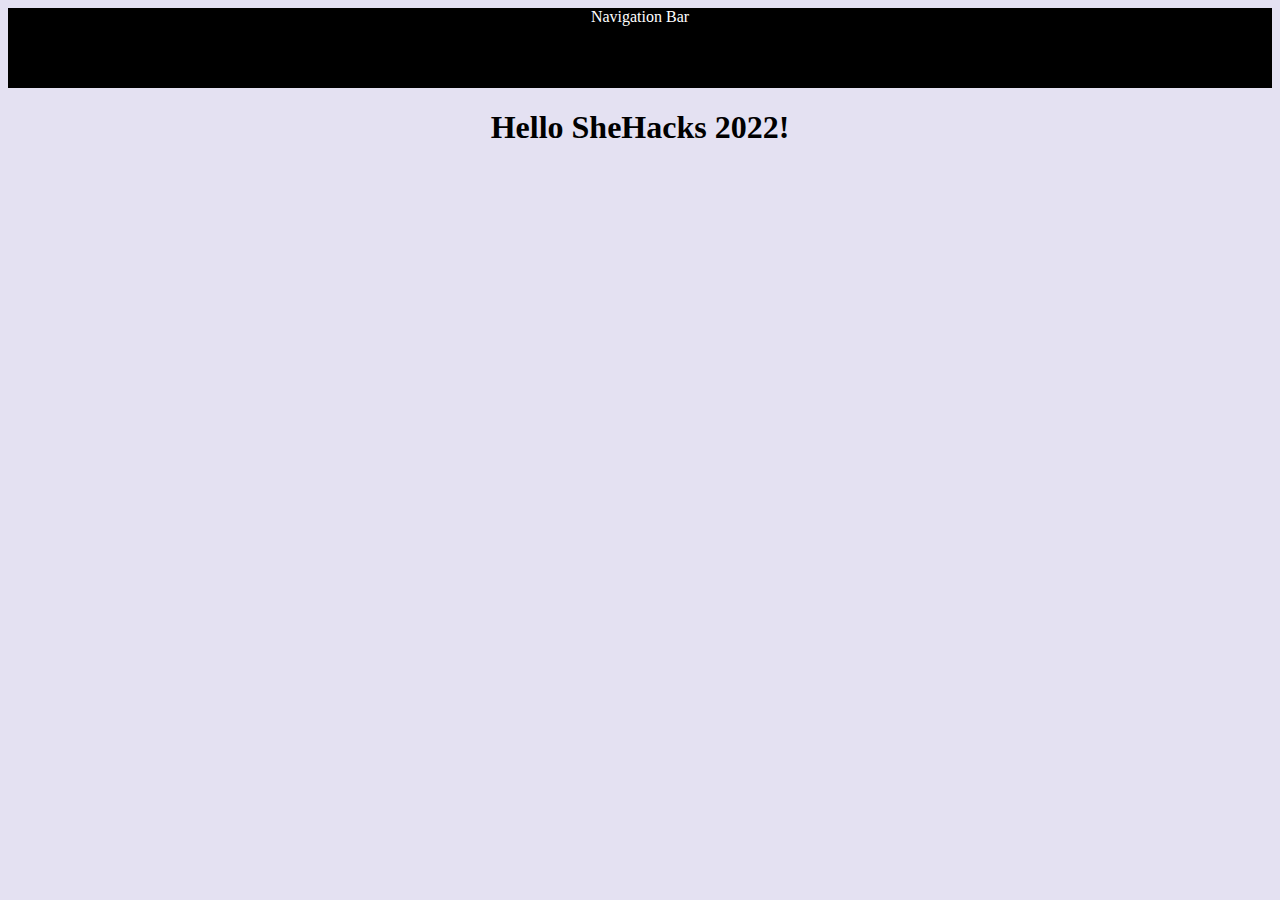
<file: index.html>
<!DOCTYPE html>
<html lang="en">
<head>
    <meta charset="UTF-8">
    <meta http-equiv="X-UA-Compatible" content="IE=edge">
    <meta name="viewport" content="width=device-width, initial-scale=1.0">
    <title>SheHacks 2022</title>
    <link rel="stylesheet" href="assets/styles/main.css">
</head>
<body>
    <nav>
        Navigation Bar
    </nav>

    <h1> Hello SheHacks 2022!</h1>
</body>
</html>
</file>
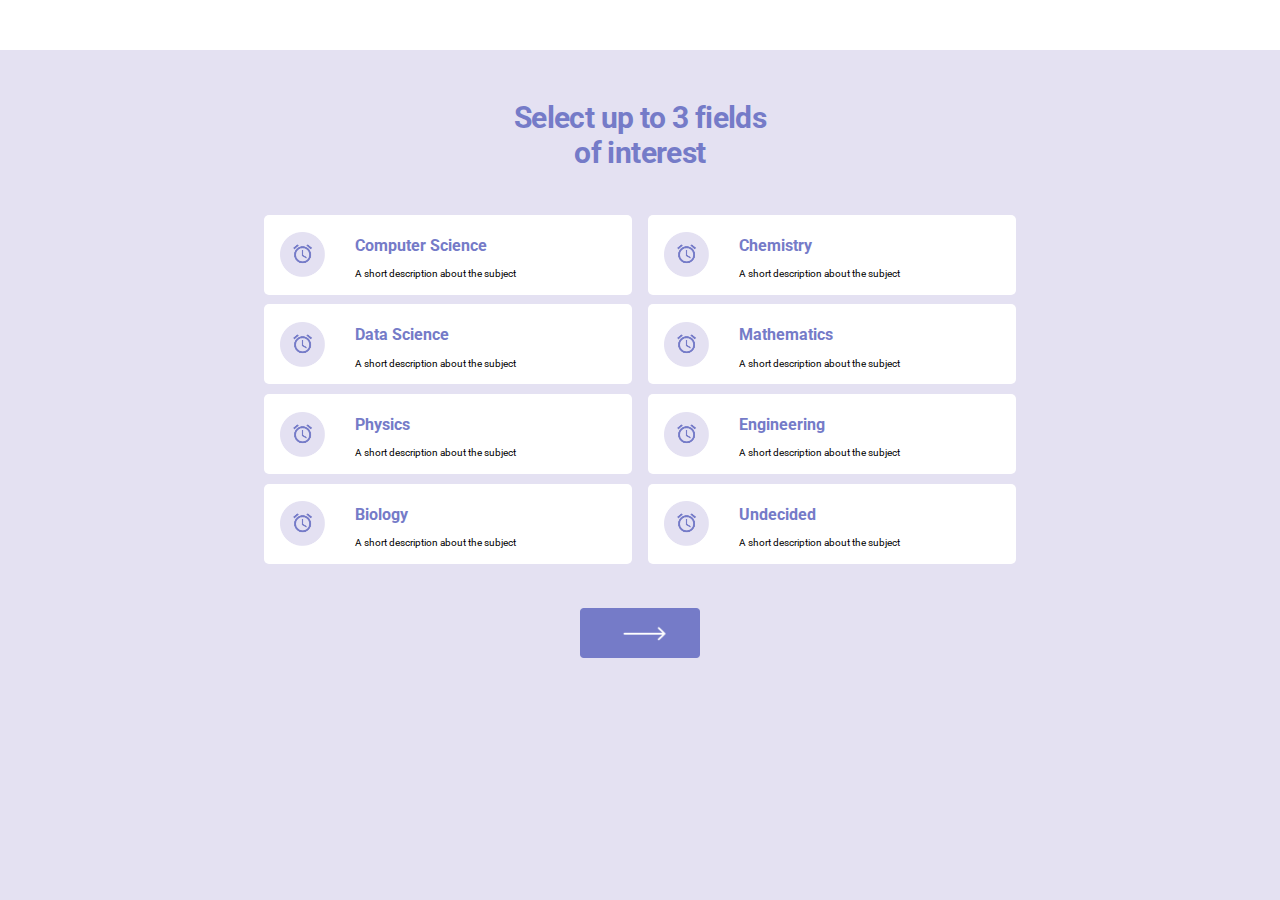
<file: pages/fields_of_interest1.html>
<!DOCTYPE html>
<html lang="en">
<head>
  <title> Fields of Interest </title>
  <meta charset="UTF-8">
  <meta name = "description" content = "Fields of Interest">
  <meta name="author" content= "Cara Zou">
  <link href = "../assets/styles/fields_of_interest1.css" rel = "stylesheet">
  <script src="../assets/scripts/fields_of_interest1.js" defer> </script>
  <link rel="preconnect" href="https://fonts.googleapis.com">
  <link rel="preconnect" href="https://fonts.gstatic.com" crossorigin>
  <link href="https://fonts.googleapis.com/css2?family=Roboto&display=swap" rel="stylesheet">
</head>


<body>
<header>
<div id = "whitestrip">
</div>
</header>


<h1 class="center"> Select up to 3 fields <br> of interest </h1>

<div id="page_container">
      <div id="content_wrap">


<div class="flex-grid">
  <div class="col" id = "col1">

    <div class = "subject" id="cs" onclick = "selected(this.id)">
    <img src="../assets/images/alarm.png">
    <span class="task"> <h2 id = "cs_h"> Computer Science </h2> <p> A short description about the subject </p> </span>
   </div>

    <div class = "subject" id="ds" onclick = "selected(this.id)">
    <img src="../assets/images/alarm.png">
    <span class="task"> <h2 id="ds_h"> Data Science </h2> <p> A short description about the subject </p> </span>
   </div>
    
    <div class = "subject" id="ph" onclick = "selected(this.id)">
    <img src="../assets/images/alarm.png">
    <span class="task"> <h2 id="ph_h"> Physics </h2> <p> A short description about the subject </p> </span>
   </div>

    <div class = "subject" id="bio" onclick = "selected(this.id)">
    <img src="../assets/images/alarm.png">
    <span class="task"> <h2 id="bio_h"> Biology </h2> <p> A short description about the subject </p> </span>
   </div>

  </div>
  <div class="col" id = "col2">
    <div class = "subject" id="ch" onclick = "selected(this.id)">
    <img src="../assets/images/alarm.png">
    <span class="task"> <h2 id="ch_h"> Chemistry </h2> <p> A short description about the subject </p> </span>
   </div>

    <div class = "subject" id="mt" onclick = "selected(this.id)">
    <img src="../assets/images/alarm.png">
    <span class="task"> <h2 id="mt_h"> Mathematics </h2> <p> A short description about the subject </p> </span>
   </div>

    <div class = "subject" id="eg" onclick = "selected(this.id)">
    <img src="../assets/images/alarm.png">
    <span class="task"> <h2 id="eg_h"> Engineering </h2> <p> A short description about the subject </p> </span>
   </div>

    <div class = "subject" id="ud" onclick = "selected(this.id)">
    <img src="../assets/images/alarm.png">
    <span class="task"> <h2 id="ud_h"> Undecided </h2> <p> A short description about the subject </p> </span>
   </div>
  </div>
</div>
<div id="next-button">
 <img src="../assets/images/next.png" id="next">
</div>
</body>
</html>
</file>
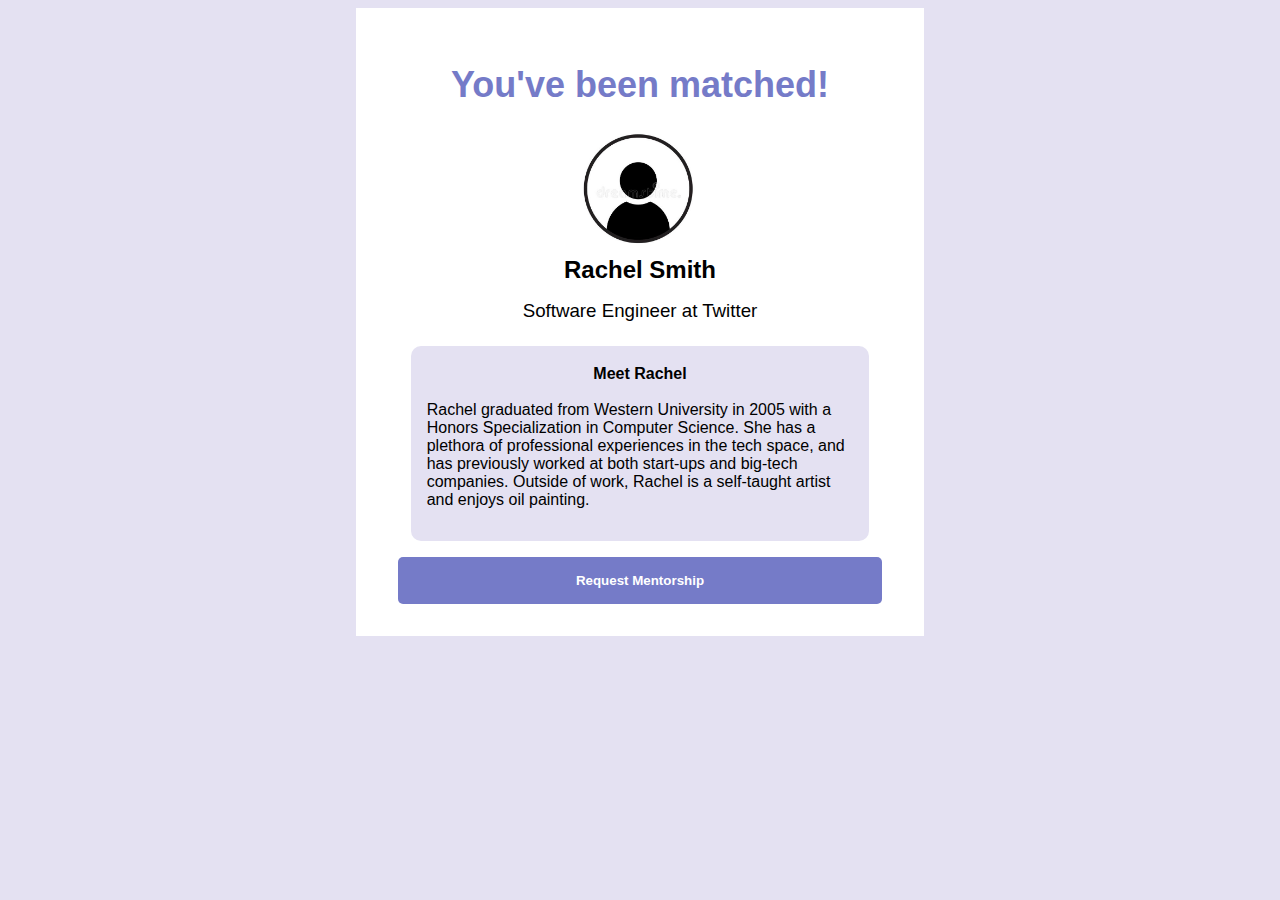
<file: pages/mentor_profile.html>
<!DOCTYPE html>
<html lang="en">
<head>
    <meta charset="UTF-8">
    <meta http-equiv="X-UA-Compatible" content="IE=edge">
    <meta name="viewport" content="width=device-width, initial-scale=1.0">
    <link rel="stylesheet" href="../assets/styles/main.css">
    <link rel="stylesheet" href="../assets/styles/mentor_profile.css">
    <title>SheHacks 2022 Profile</title>
</head>
<body>

    <div class="container">
        <div class="mentor-profile">
            <h1>You've been matched!</h1>
            <img class="default-profile-picture" src="../assets/images/default-user.png">
            <h2 class="black">Rachel Smith</h2>
            <h3 class="black">Software Engineer at Twitter</h2>
            
            <div class="summary black">
                <h4>Meet Rachel</h4>
                <p>Rachel graduated from Western University in 2005 
                    with a Honors Specialization in Computer Science. 
                    She has a plethora of professional experiences in the 
                    tech space, and has previously worked at both 
                    start-ups and big-tech companies. Outside of work, 
                    Rachel is a self-taught artist and enjoys oil painting.
                </p>
            </div>
            
            <button class="submit-button">Request Mentorship</button>
        </div>
    </div>
</body>
</html>
</file>
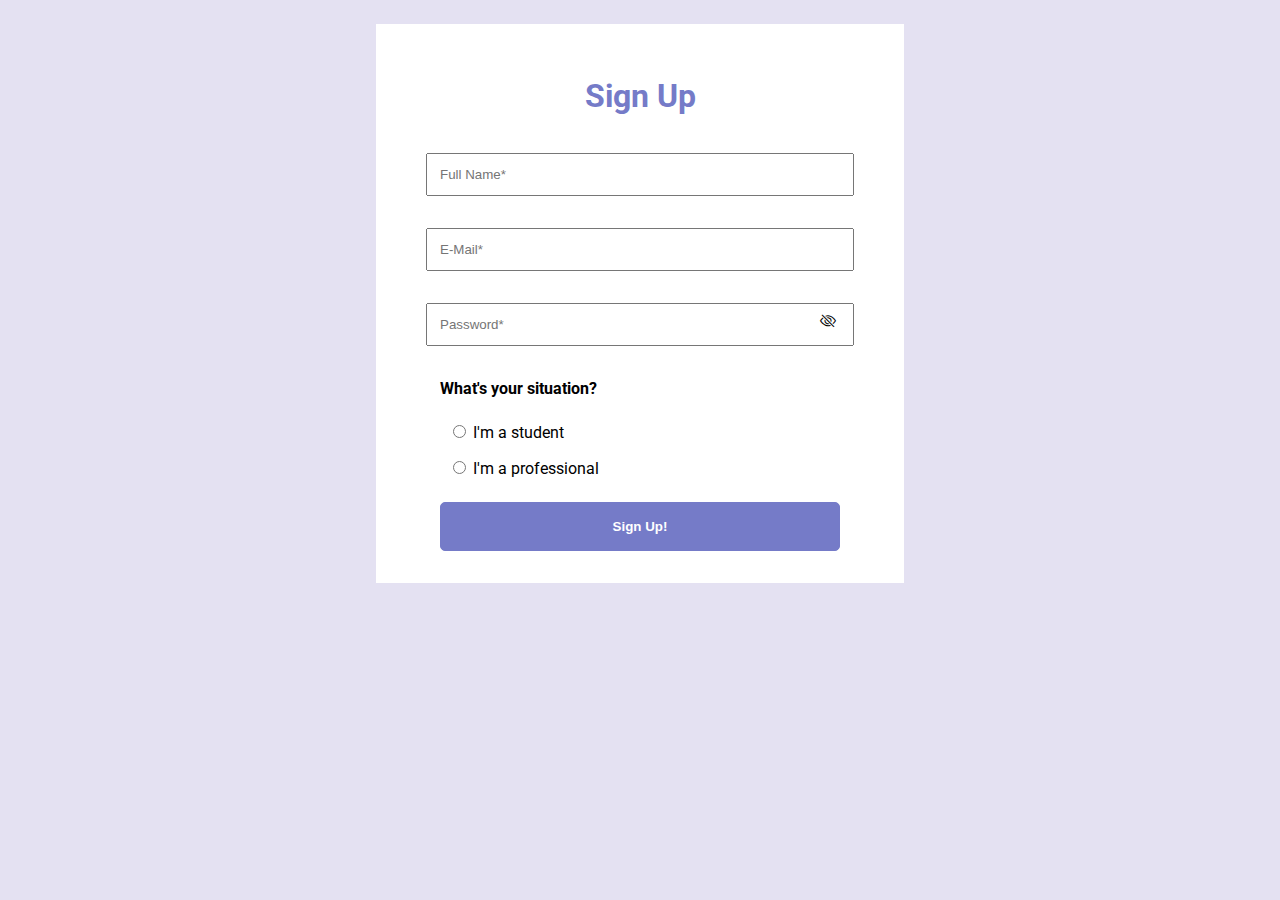
<file: pages/onboarding.html>
<!DOCTYPE html>
<html lang="en">
<head>
    <meta charset="UTF-8">
    <meta http-equiv="X-UA-Compatible" content="IE=edge">
    <meta name="viewport" content="width=device-width, initial-scale=1.0">
    <title>SheHacks 2022 Onboarding</title>
    <link rel="stylesheet" href="../assets/styles/main.css">
    <link rel="stylesheet" href="../assets/styles/sign-up.css">
    <link rel="preconnect" href="https://fonts.googleapis.com">
    <link rel="preconnect" href="https://fonts.gstatic.com" crossorigin>
    <link href="https://fonts.googleapis.com/css2?family=Roboto&display=swap" rel="stylesheet">
    <link rel="stylesheet" href="https://cdn.jsdelivr.net/npm/bootstrap-icons@1.3.0/font/bootstrap-icons.css" />
</head>
<body>
    <div class="flex-container">
        <div class="sign-up">
            
            <form id="formOne" class="onboarding-form">
                <h1>Sign Up</h1>
                <input type="text" name="full-name" id="full-name" class="form-text-input" placeholder="Full Name*" required>
                <input type="email" name="email" id="email" class="form-text-input" placeholder="E-Mail*" required>
                <input type="password" name="password" id="password" class="form-text-input" placeholder="Password*" required>
                <i class="bi bi-eye-slash" id="togglePassword"></i>

                <script>
                    const togglePassword = document.querySelector("#togglePassword");
                    const password = document.querySelector("#password");
            
                    togglePassword.addEventListener("click", function () {
                        // toggle the type attribute
                        const type = password.getAttribute("type") === "password" ? "text" : "password";
                        password.setAttribute("type", type);
                        
                        // toggle the icon
                        this.classList.toggle("bi-eye");
                    });
            
                </script>


                <p class="bold">What's your situation?</p>

                <div class="radio-button-row">
                    <input type="radio"  id="student" name="situation" value="student">
                    <label for="student">I'm a student</label><br>
                </div>
               
                <div class="radio-button-row">
                    <input type="radio"  id="professional" name="situation" value="professional">
                    <label for="student">I'm a professional</label><br>
                </div>

                <input type="submit" class="form-button" value="Sign Up!">
            </form>

             <form id="formTwo" class="onboarding-form-2 display-none">
                <h1>Finish Profile</h1>
                <img class="default-profile-picture" src="../assets/images/default-user.png">
                <h2>Welcome!</h2>

                <div class="details">
                    <div class="detail">
                        <label for="grade">&nbsp; Grade &nbsp;&nbsp;</label>
                        <input type="text"  id="grade"><br>
                    </div>
                    <div class="detail">
                        <label for="location">Location</label>
                        <input type="text"  id="location"><br>
                    </div>
                    <div class="detail">
                        <label for="interests">Interests</label>
                        <input type="text"  id="interests"><br>
                    </div>

                </div>
                <input type="submit" class="form-button" value="Save">
            </form> 
        </div>
    </div>
</body>
<script type="text/javascript" src="../assets/scripts/form-submission.js"></script>
</html>
</file>
<file: assets/styles/main.css>
body{
    background-color: #E4E1F2;
}
nav{
    color: white;
    position: relative;
    background-color: black;
    height: 5rem;
    width: 100%;
    text-align: center;
}

h1{
    text-align: center;
}
</file>
<file: assets/styles/fields_of_interest1.css>
body {
  font-family: 'Roboto', sans-serif;
  font-style: normal;
	background-color: #E4E1F2;
   /* getting rid of defaults or else header/whitestrip won't reach the edges*/
  margin:0;
  padding:0;
}

#whitestrip {
  width: 100%;
  height: 50px;
  background-color: white;
}

.flex-grid {
  display: flex;
  width: 60%;
  margin: auto;
  margin-top: 40px;

}

.col {
  display: flex;
  flex-direction: column;
  flex-basis:  100%;
  flex: 1;
}

.subject {
  box-sizing: border-box;
  color: black;
  background-color:white;
  width: 96%;
  height: 80px;
  margin-top: 0.3rem;
  margin-left: auto;
  margin-right: auto;
  margin-bottom: 0.3rem;
  border-radius: 5px;
  padding: 1rem;
  display: flex;
}

.subject:focus{  

    background-color:black;

}

h1 {
   color: #757BC8;
   font-size: 30px;
   text-align: center;
   letter-spacing: -0.02em;
   padding-top: 30px;
}

h2 {
   margin-top: 5px;
   color:#757BC8;
   font-size: 16px;
   font-weight: bolder;
}

p {
  font-size: 10px;
}

.center { 
   text-align: center }

#col1 {
  flex:2;
}

#col2 {
  flex:2;
}

.task {
  flex: 1;
  margin-top:auto;
  margin-bottom:auto;
  margin-left: 30px;
}

input[type=button], button {
   width: 150px;
   background-color: #757BC8;
   color: white;
   padding: 10px;
   margin: 10px 0;
   border: none;
   border-radius: 10px;
   cursor: pointer;
   font-family: 'Roboto', sans-serif;
   text-align: center;

}

img {
  width:45px; height:45px;
  margin-top:auto;
  margin-bottom:auto;
}

#next {
  width:120px; height:50px;

}

#next-button {
  display:flex;
  justify-content: center;
  margin: auto;
  margin-top: 40px;
  flex: 1;

}
</file>
<file: assets/styles/mentor_profile.css>
.container{
    display:flex;
    justify-content: center;
    align-items: center;
}
.mentor-profile{
    display: flex;
    flex-direction: column;
    justify-content: center;
    align-items: center;
    color:#757BC8;
    background-color: white;
    width:45%;
    font-family: 'Roboto', sans-serif;
    padding-top: 2rem;
    padding-bottom: 2rem;
}

h1{
    font-weight: bold;
    font-size: 2.25rem;
}
h3{
    font-weight: lighter;
}

h4{
    padding: 0.15rem;
    margin: 0;
}
.black{
    color: black;
    padding: 0.5rem;
    margin: 0;
}

.default-profile-picture{
    width: 8rem;
}

.summary{
    display: flex;
    flex-direction: column;
    justify-content: center;
    align-items: center;
    margin-top: 1rem;
    background-color: #E4E1F2;
    width: 75%;
    padding: 1rem;
    border-radius: 10px;
}

.submit-button{
    background-color: #757BC8;
    border:1px solid #757BC8;
    margin-top: 1rem;
    border-radius: 5px;
    color: white;
    border: none;
    width: 100%;
    padding: 1rem;
    font-weight: bold;
    cursor:pointer;
    transition: all 0.15s ease-in;
    width: 85%;
}

.submit-button:hover{
    background-color: white;
    border:1px solid #757BC8;
    color:#757BC8;
}
</file>
<file: assets/styles/sign-up.css>
/* Sign Up Page */
.flex-container{
    display: flex;
    width: 100%;
    justify-content: center;
}
.sign-up{
    font-family: 'Roboto', sans-serif;
    display: flex;
    flex-direction: column;
    justify-content: center;
    text-align: center;
    background-color: white;
    width: 25rem;
    margin-top: 1rem;
    padding-left: 4rem;
    padding-right: 4rem;
    padding-top: 2rem;
    padding-bottom: 2rem;
}

.sign-up h1{
    color: 	#757BC8;
}

.display-none{
    display: none !important;
}

.onboarding-form, .onboarding-form-2{
    display:flex;
    flex-direction: column;
    justify-content: center;
    align-items: center;
}

.bold{
    align-self: flex-start;
    font-weight: bold;
    margin-top: 3rem;
}

.form-text-input{
    width: 100%;
    padding: 0.75rem;
    margin: 1rem;
}

.radio-button-row {
    align-self: flex-start;
    margin: 0.5rem;
}

.form-button{
    background-color: #757BC8;
    border:1px solid #757BC8;
    margin-top: 1rem;
    border-radius: 5px;
    color: white;
    border: none;
    width: 100%;
    padding: 1rem;
    font-weight: bold;
    cursor:pointer;
    transition: all 0.15s ease-in;

}

input[type="submit"].form-button {
    border:1px solid #757BC8;
  }

input[type="submit"].form-button:hover {
    background-color:white;
    color: #757BC8;
  }

form i {
    margin-top: -50px;
    margin-right: -375px;
    cursor: pointer;
}

.default-profile-picture{
    width: 10rem;
}

.details {
    display: flex;
    flex-direction: column;
    align-items: end;
    background-color: #E4E1F2;
    padding: 1rem;
    border-radius: 10px;
}

.detail{
    margin:0.5rem;
}
.detail input{
    border: none;
    outline:none;
    text-align: center;
    background-color: #E4E1F2;
    border-bottom: solid black 1px; 
    margin-left: 2rem;
}

.detail label{
    padding:0.25rem;
    padding-left: 1rem;
    padding-right: 1rem;
    color:white;
    background-color:#757BC8;
    border-radius: 5px;
}
</file>
